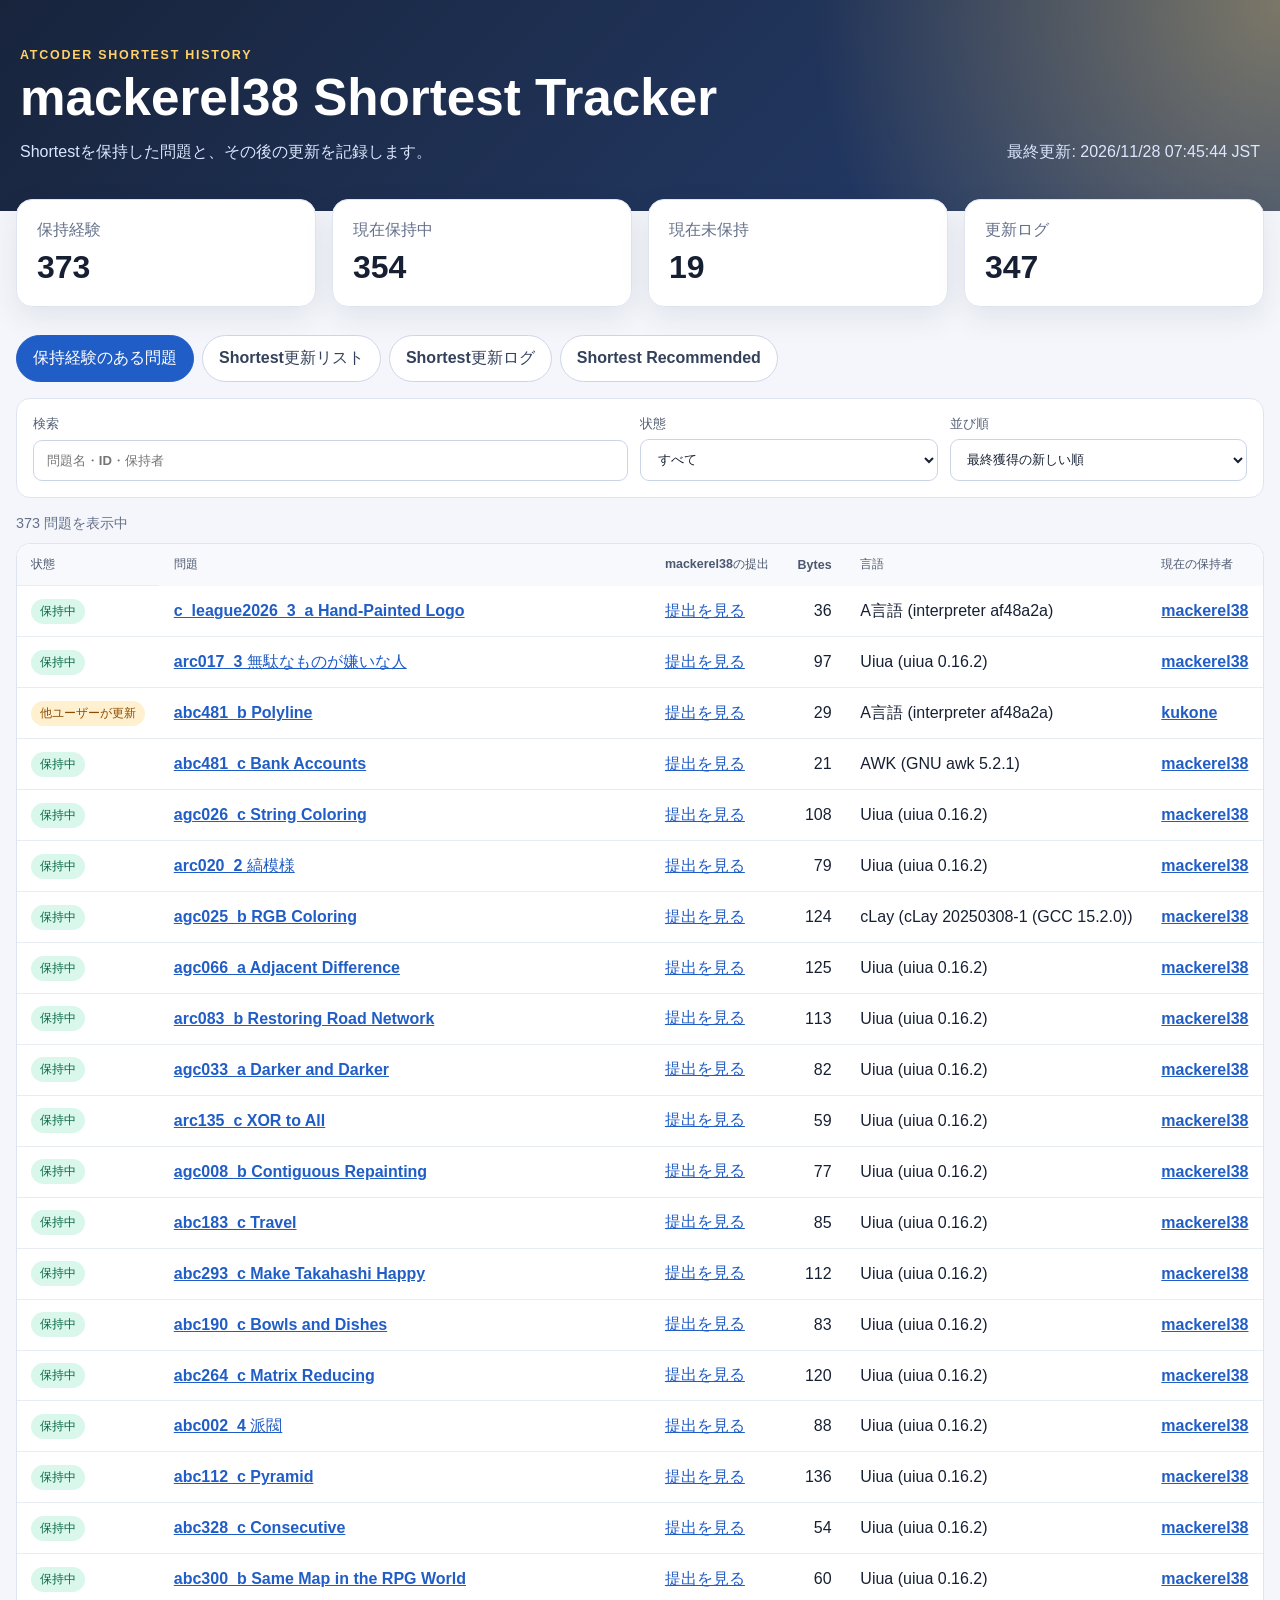
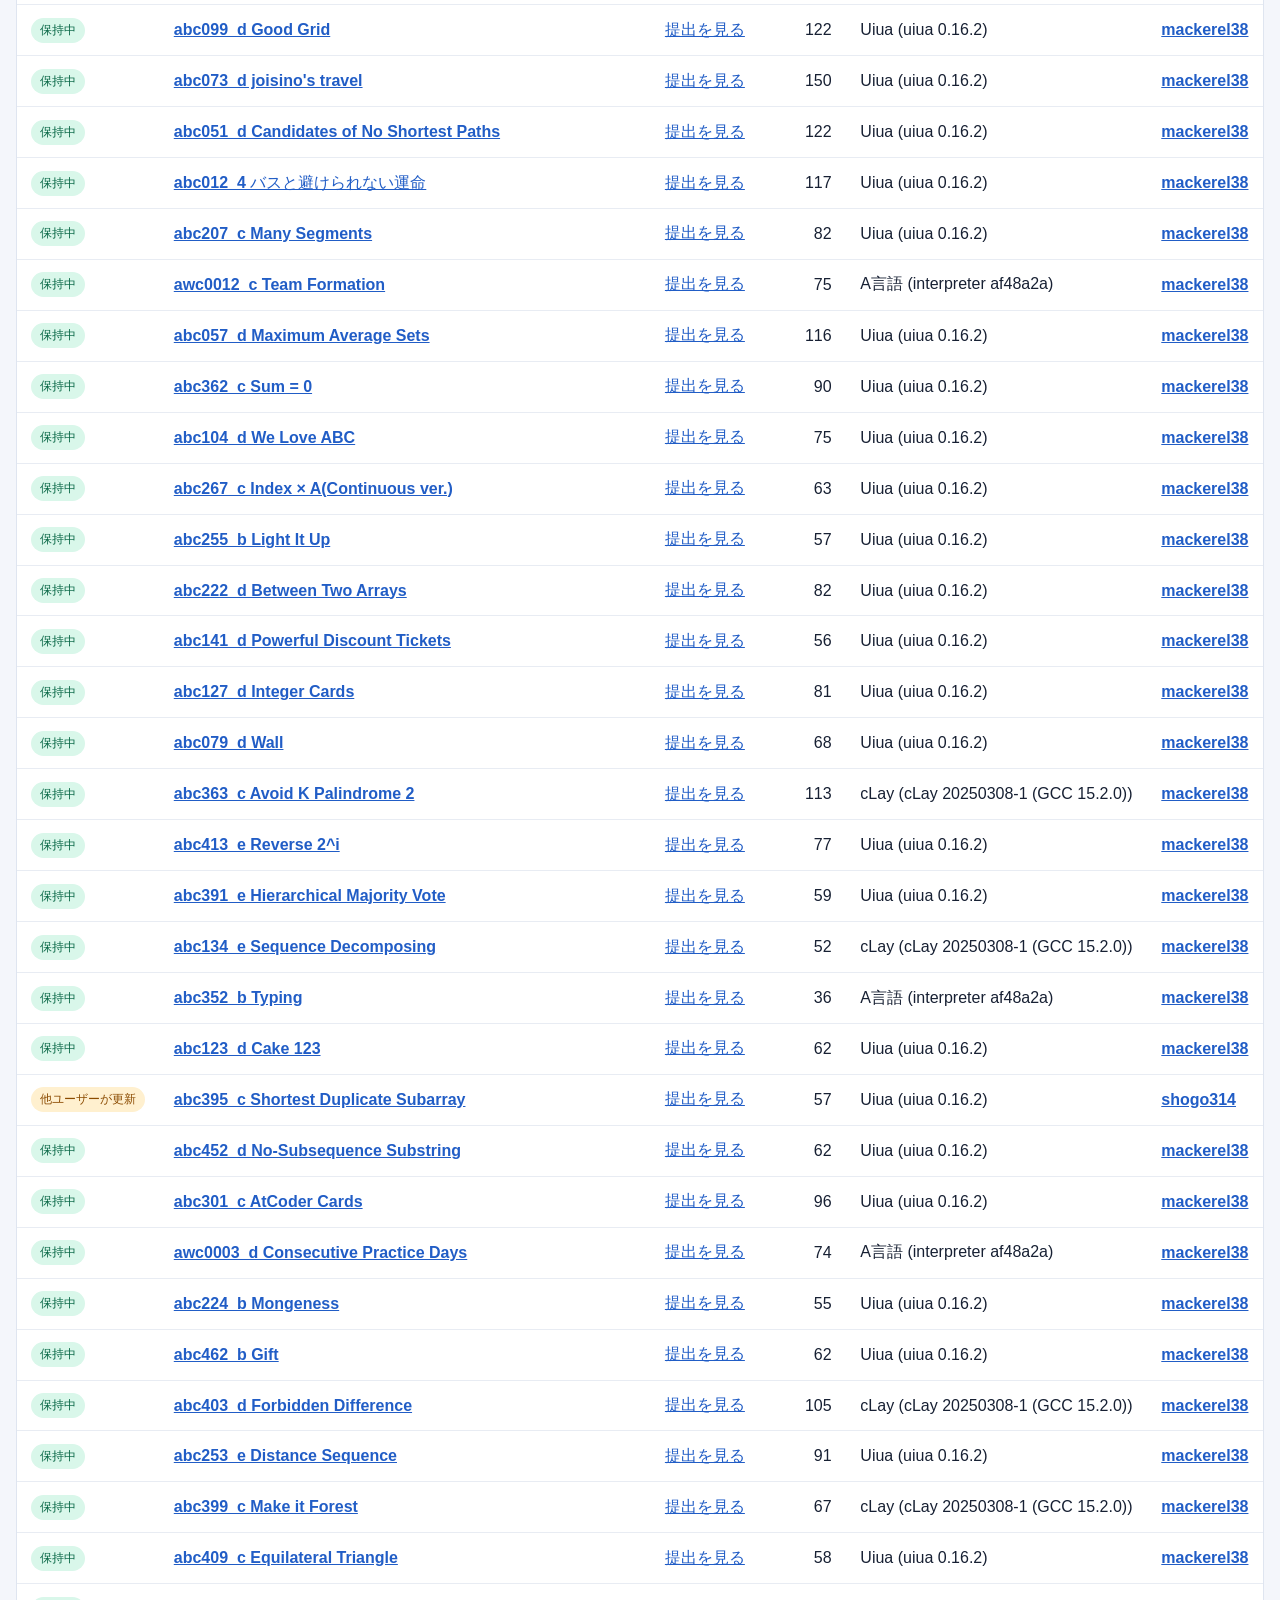
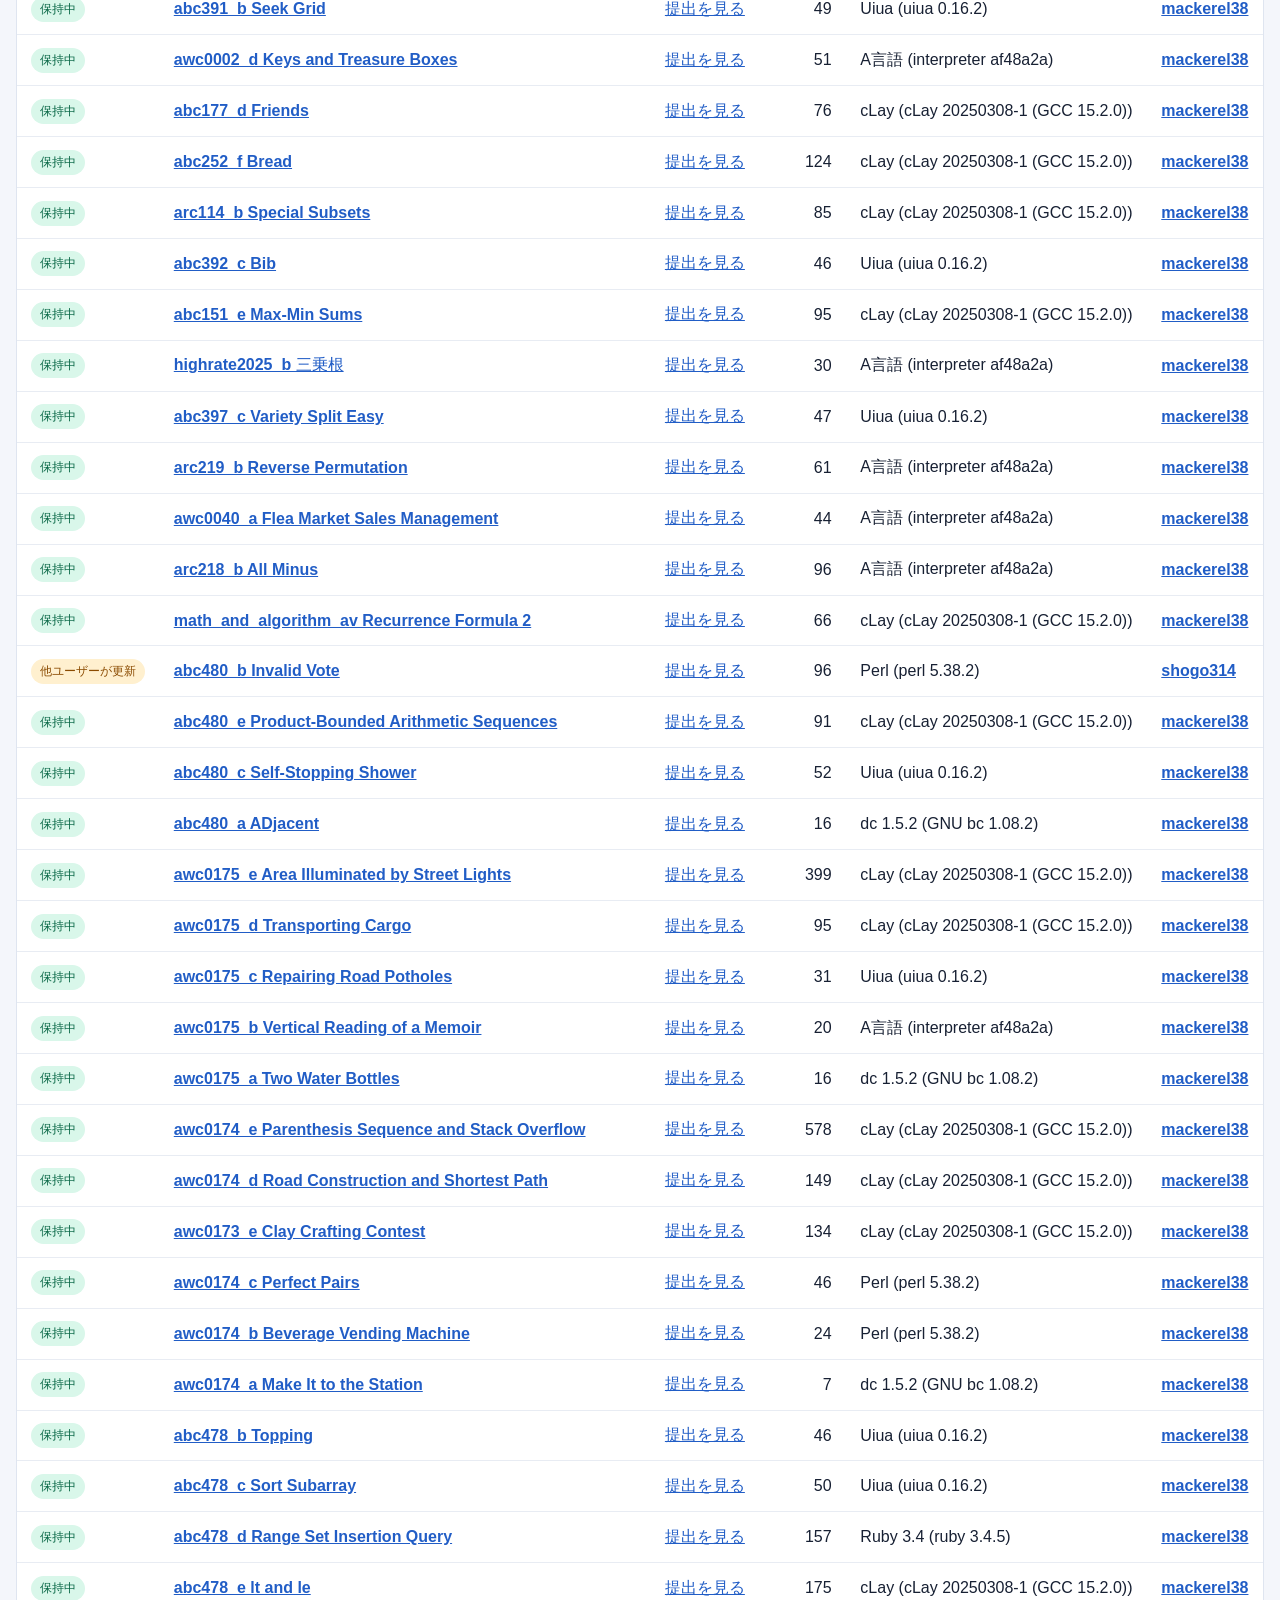
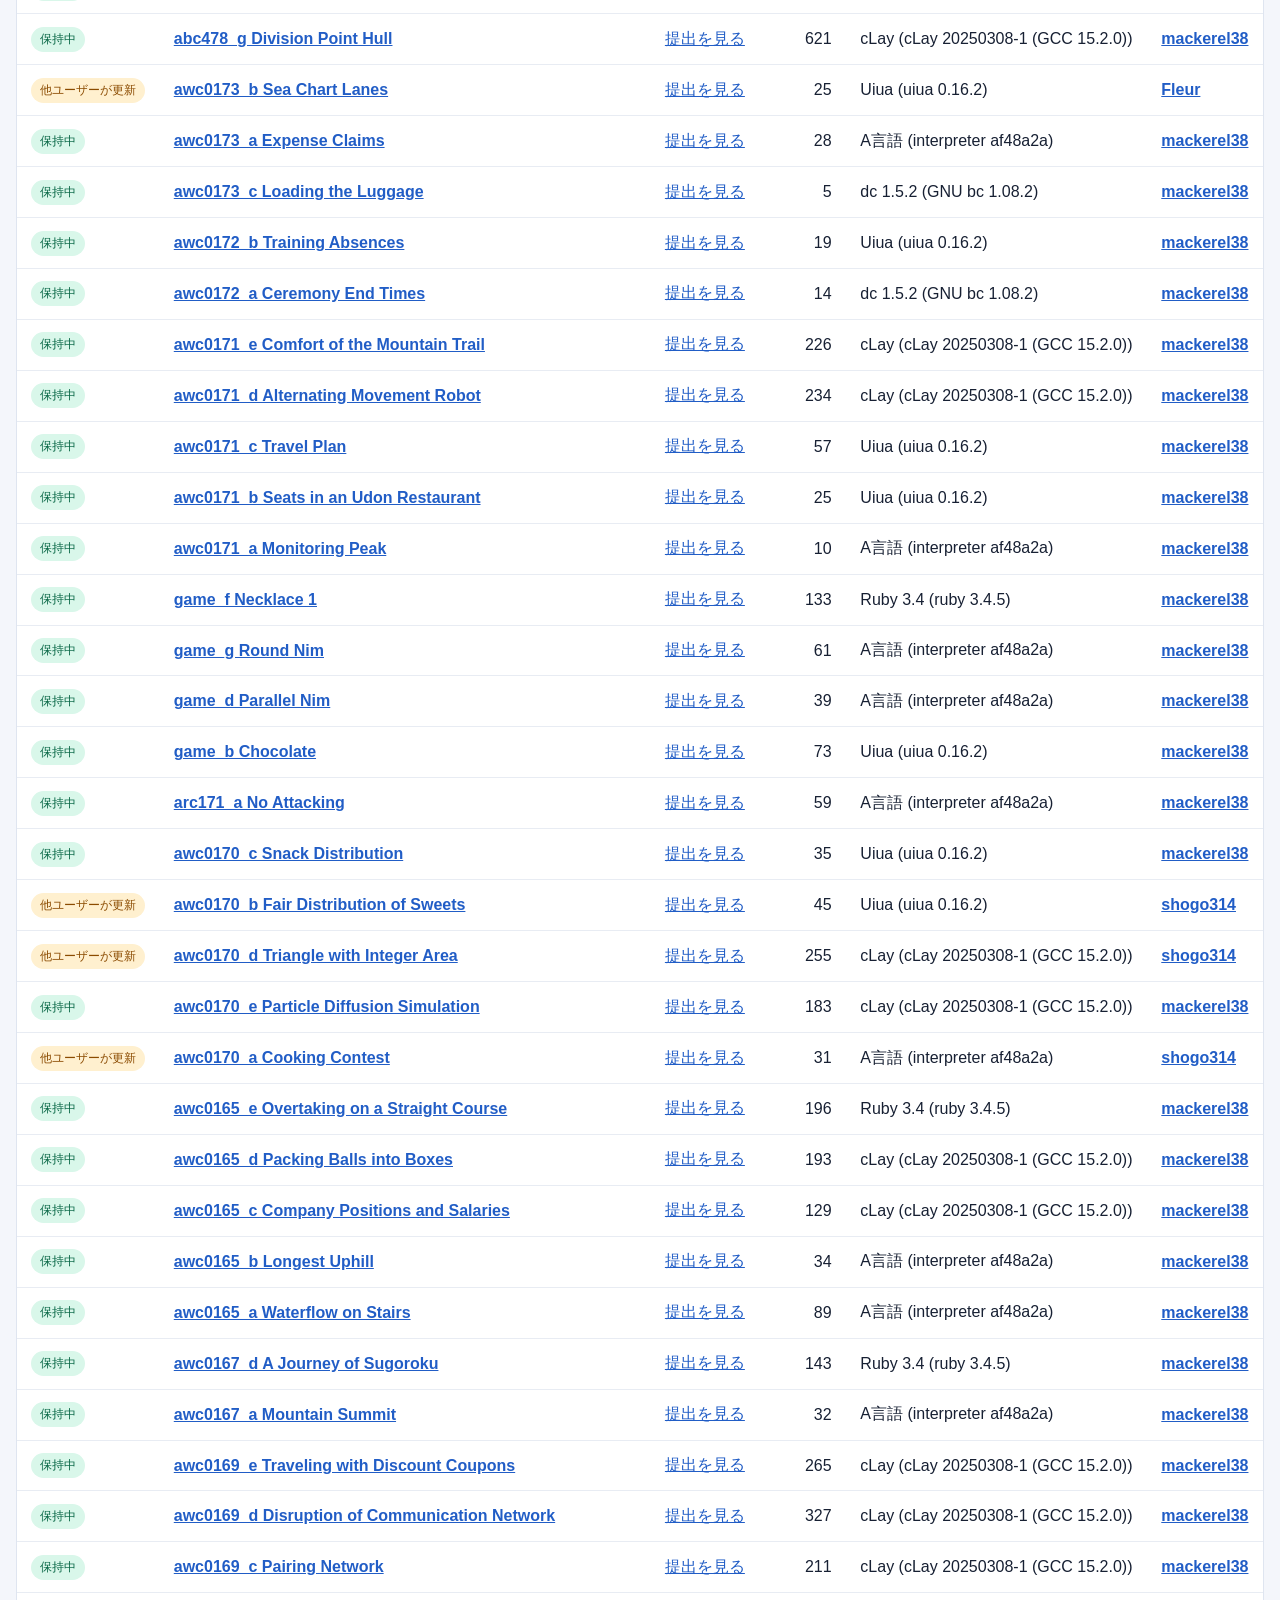
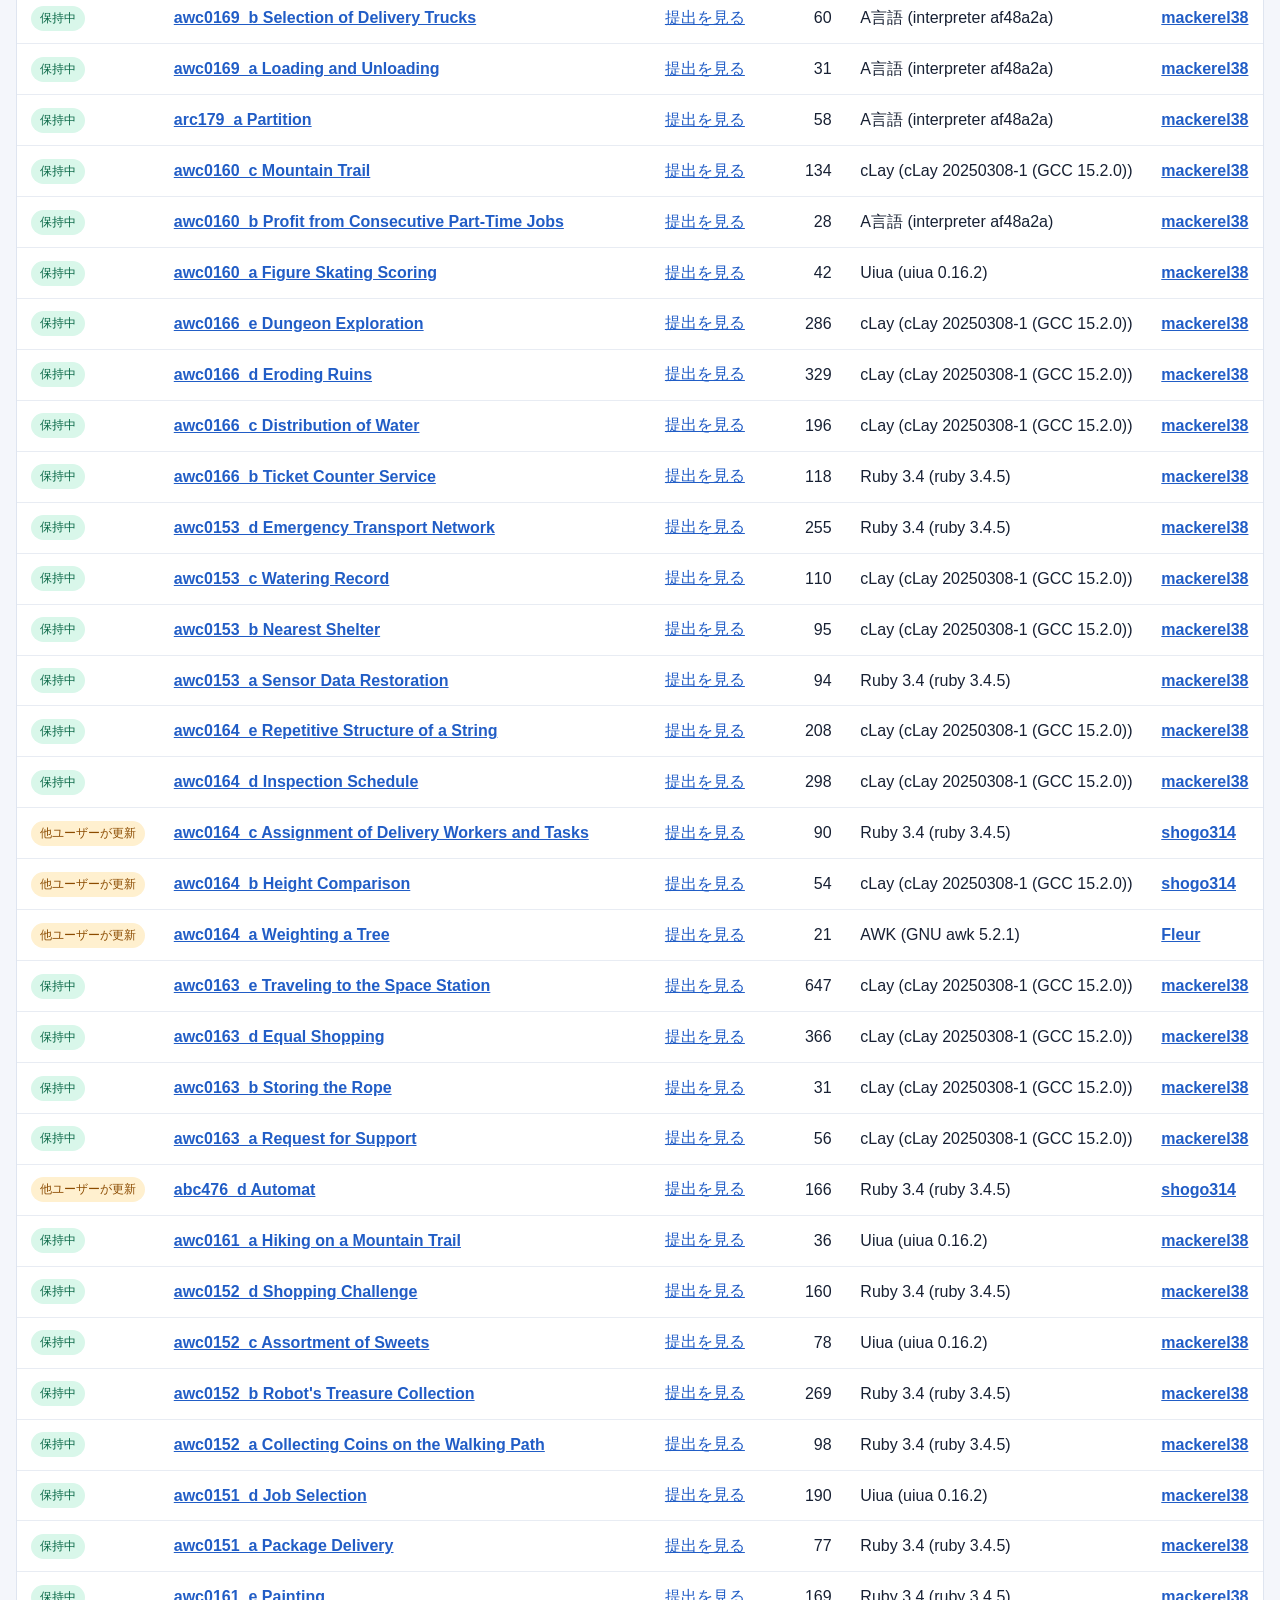
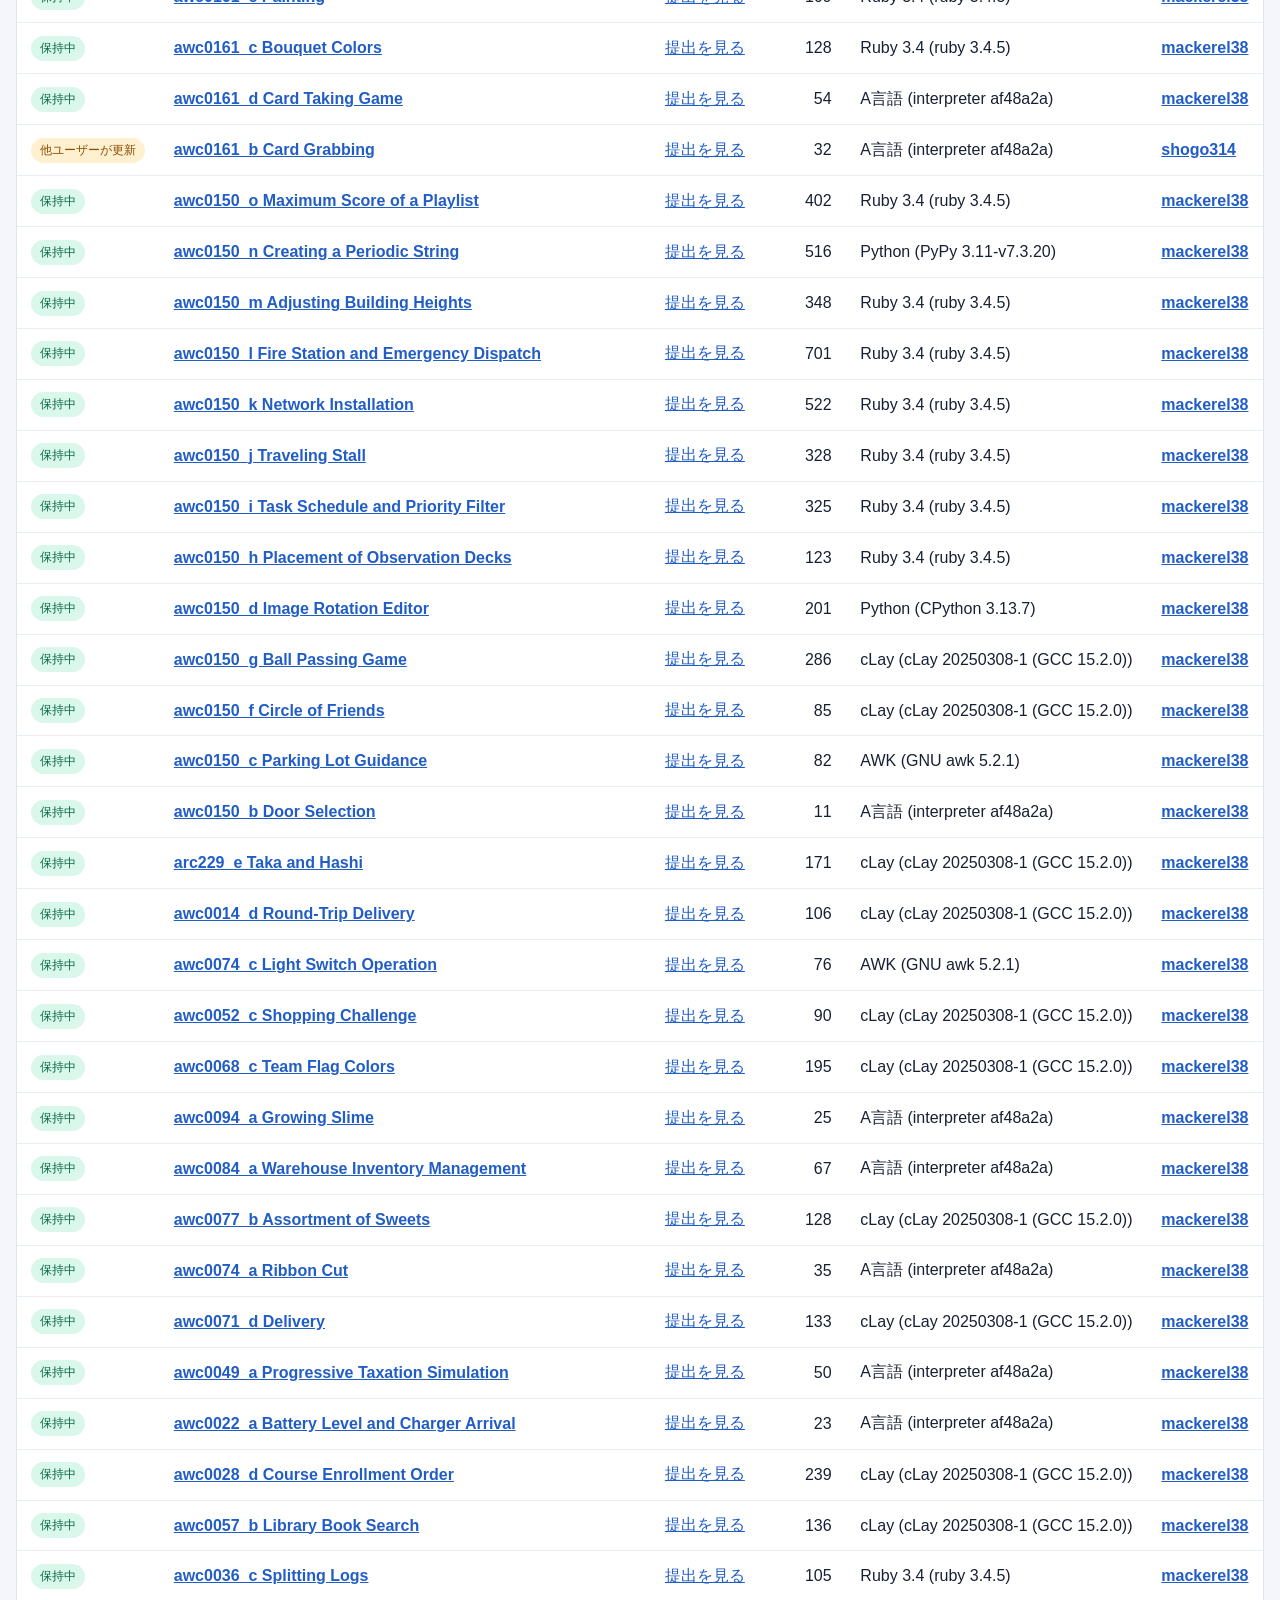
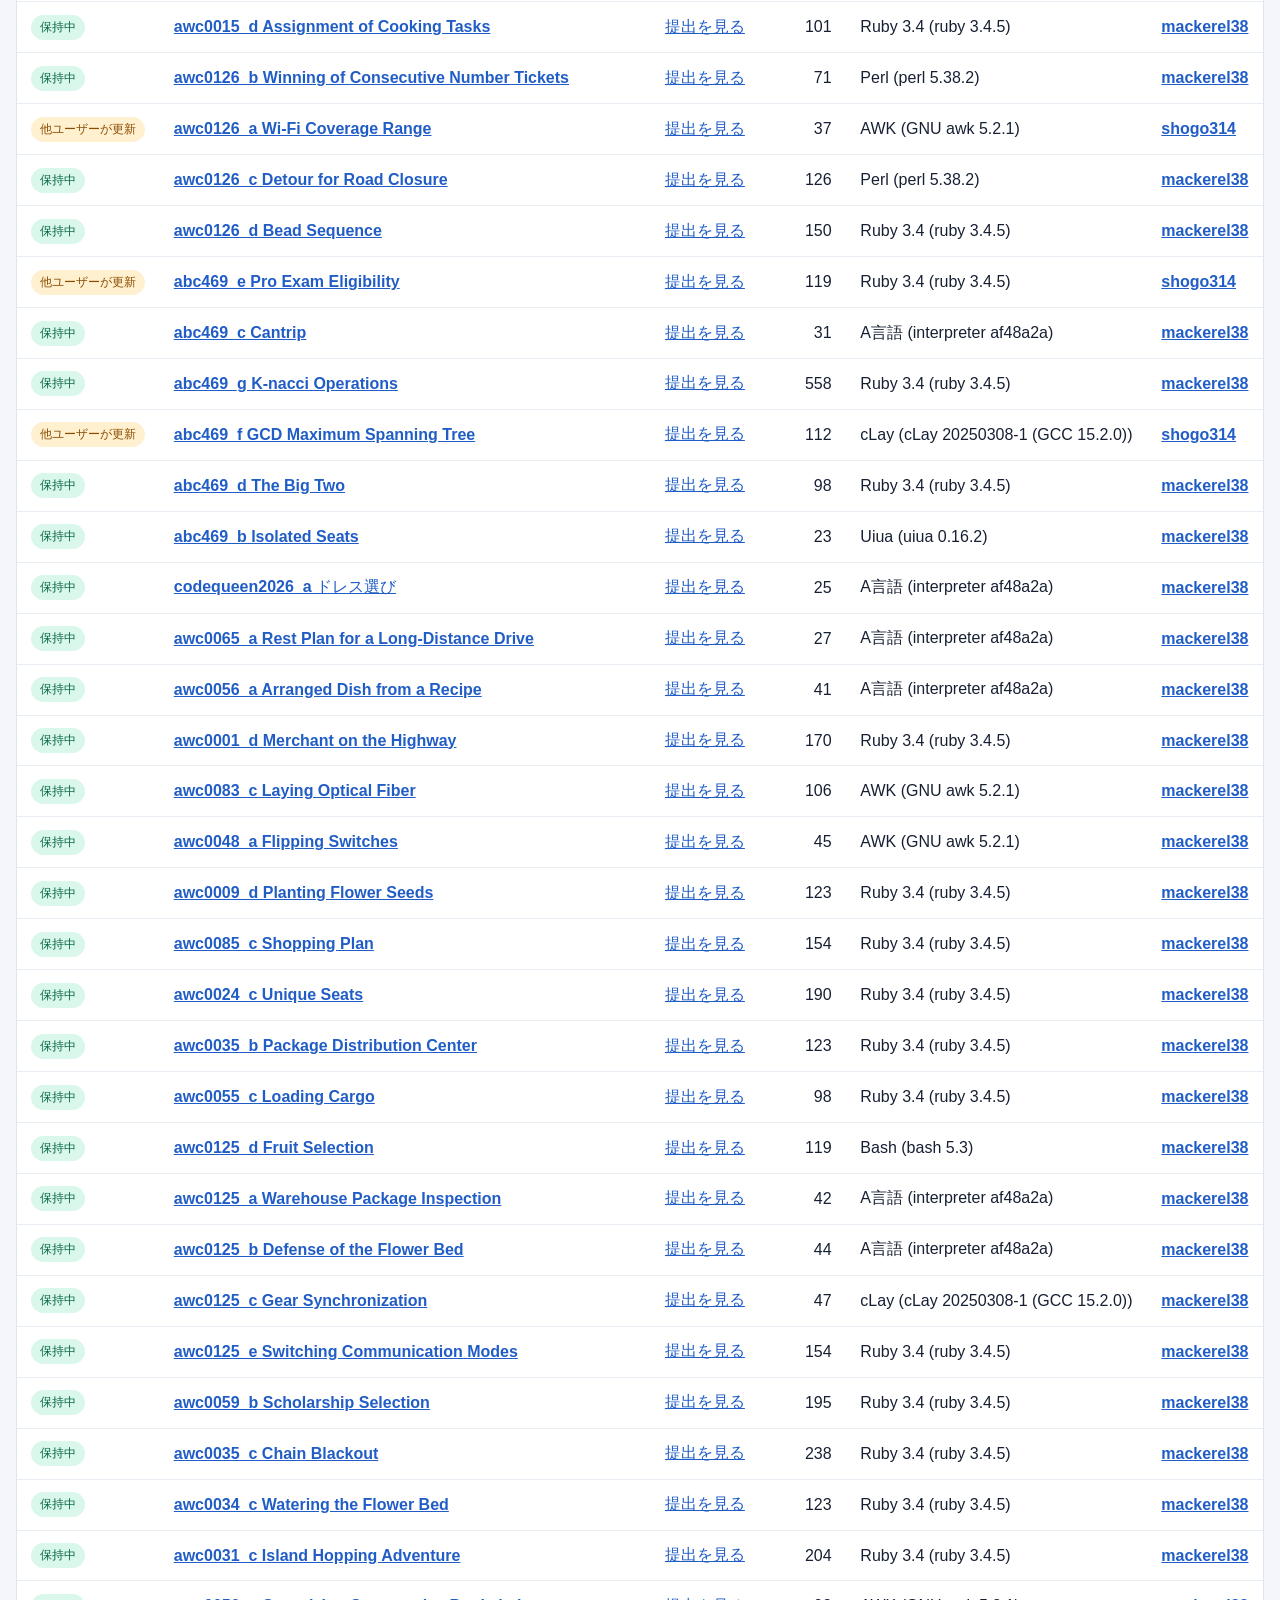
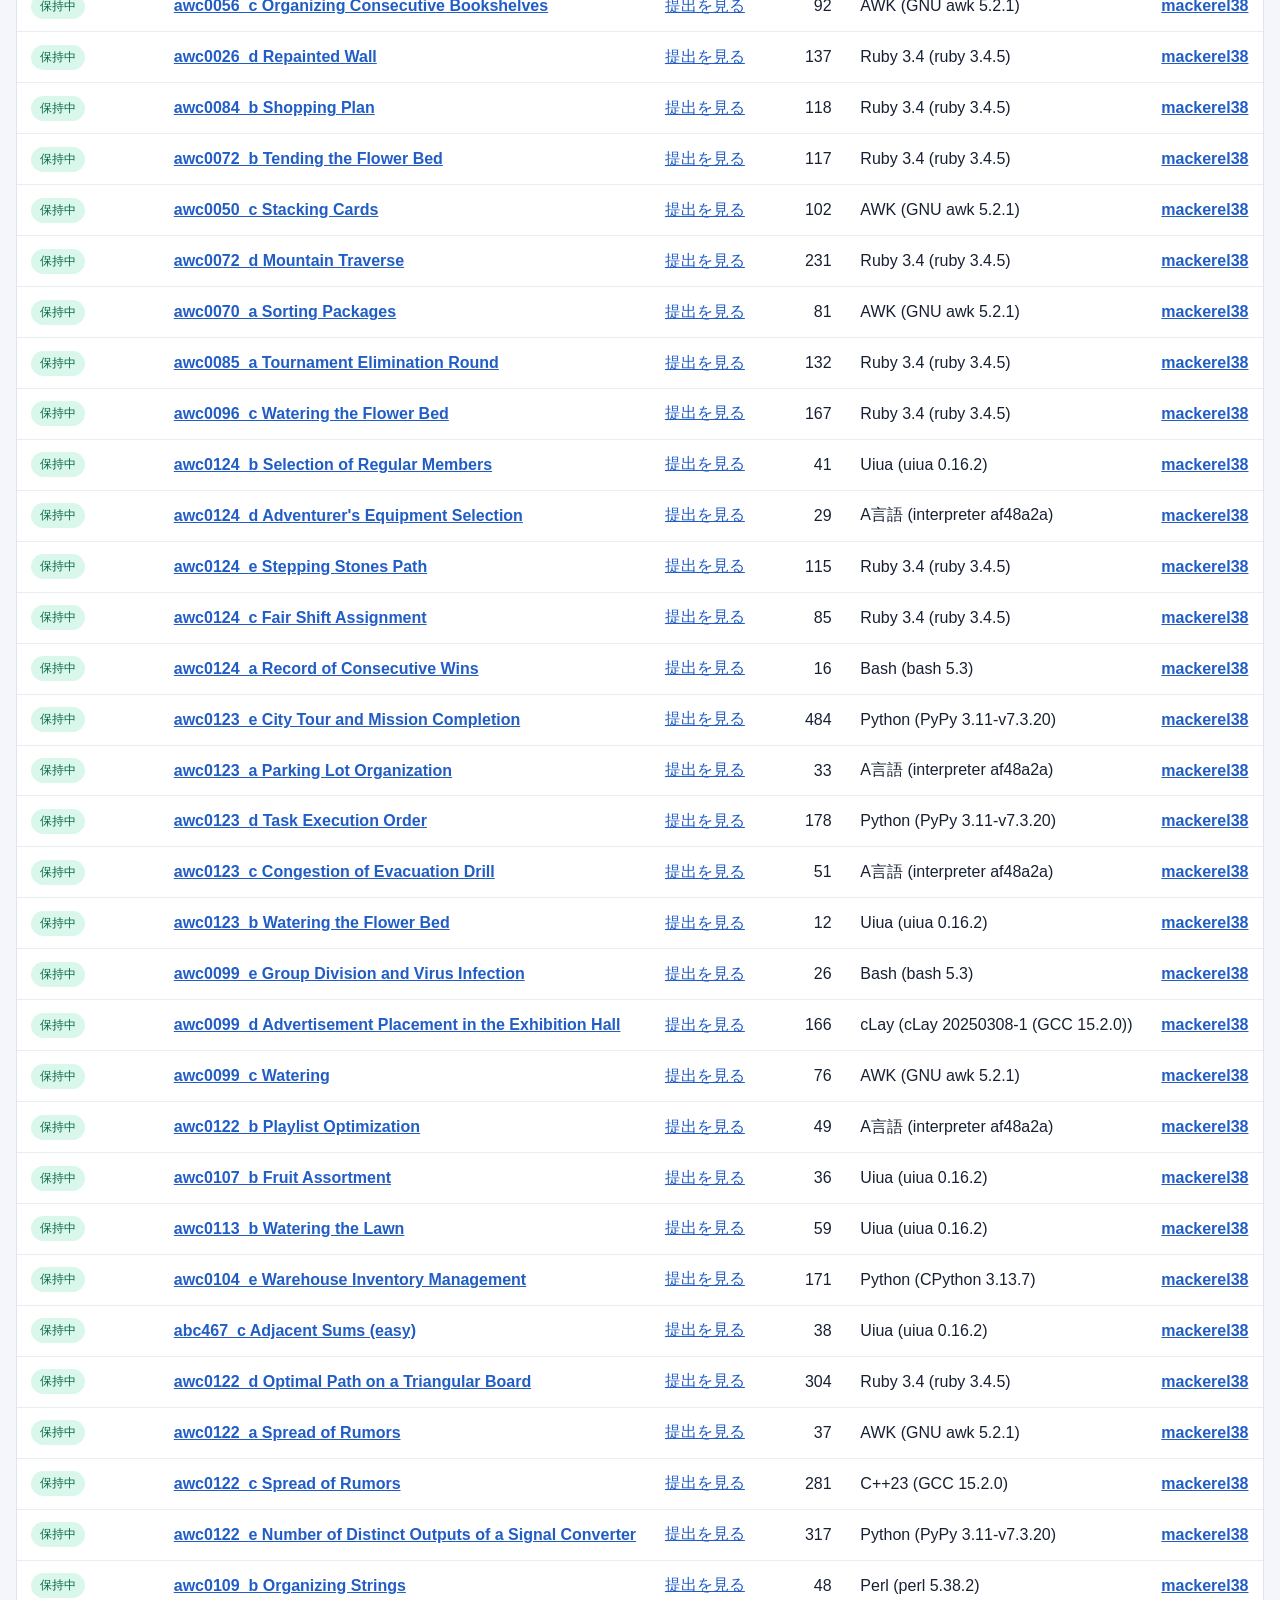
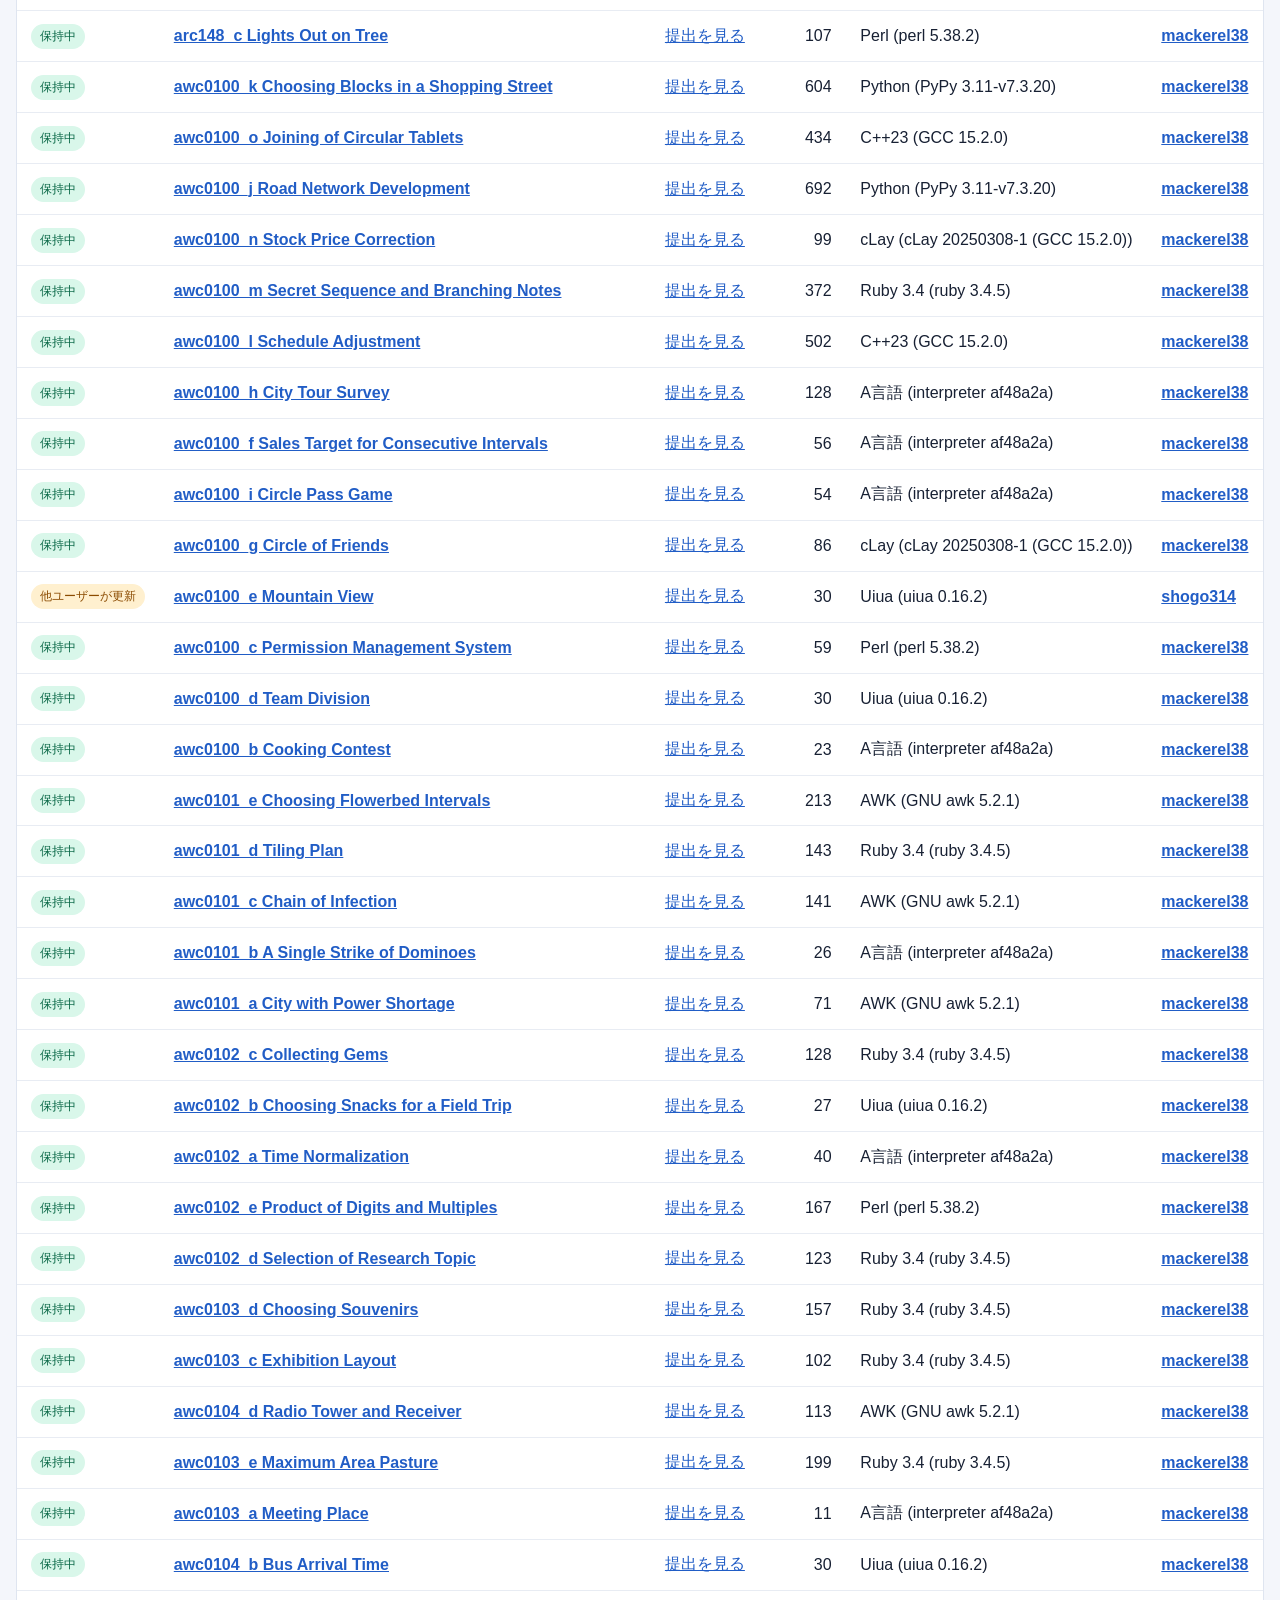
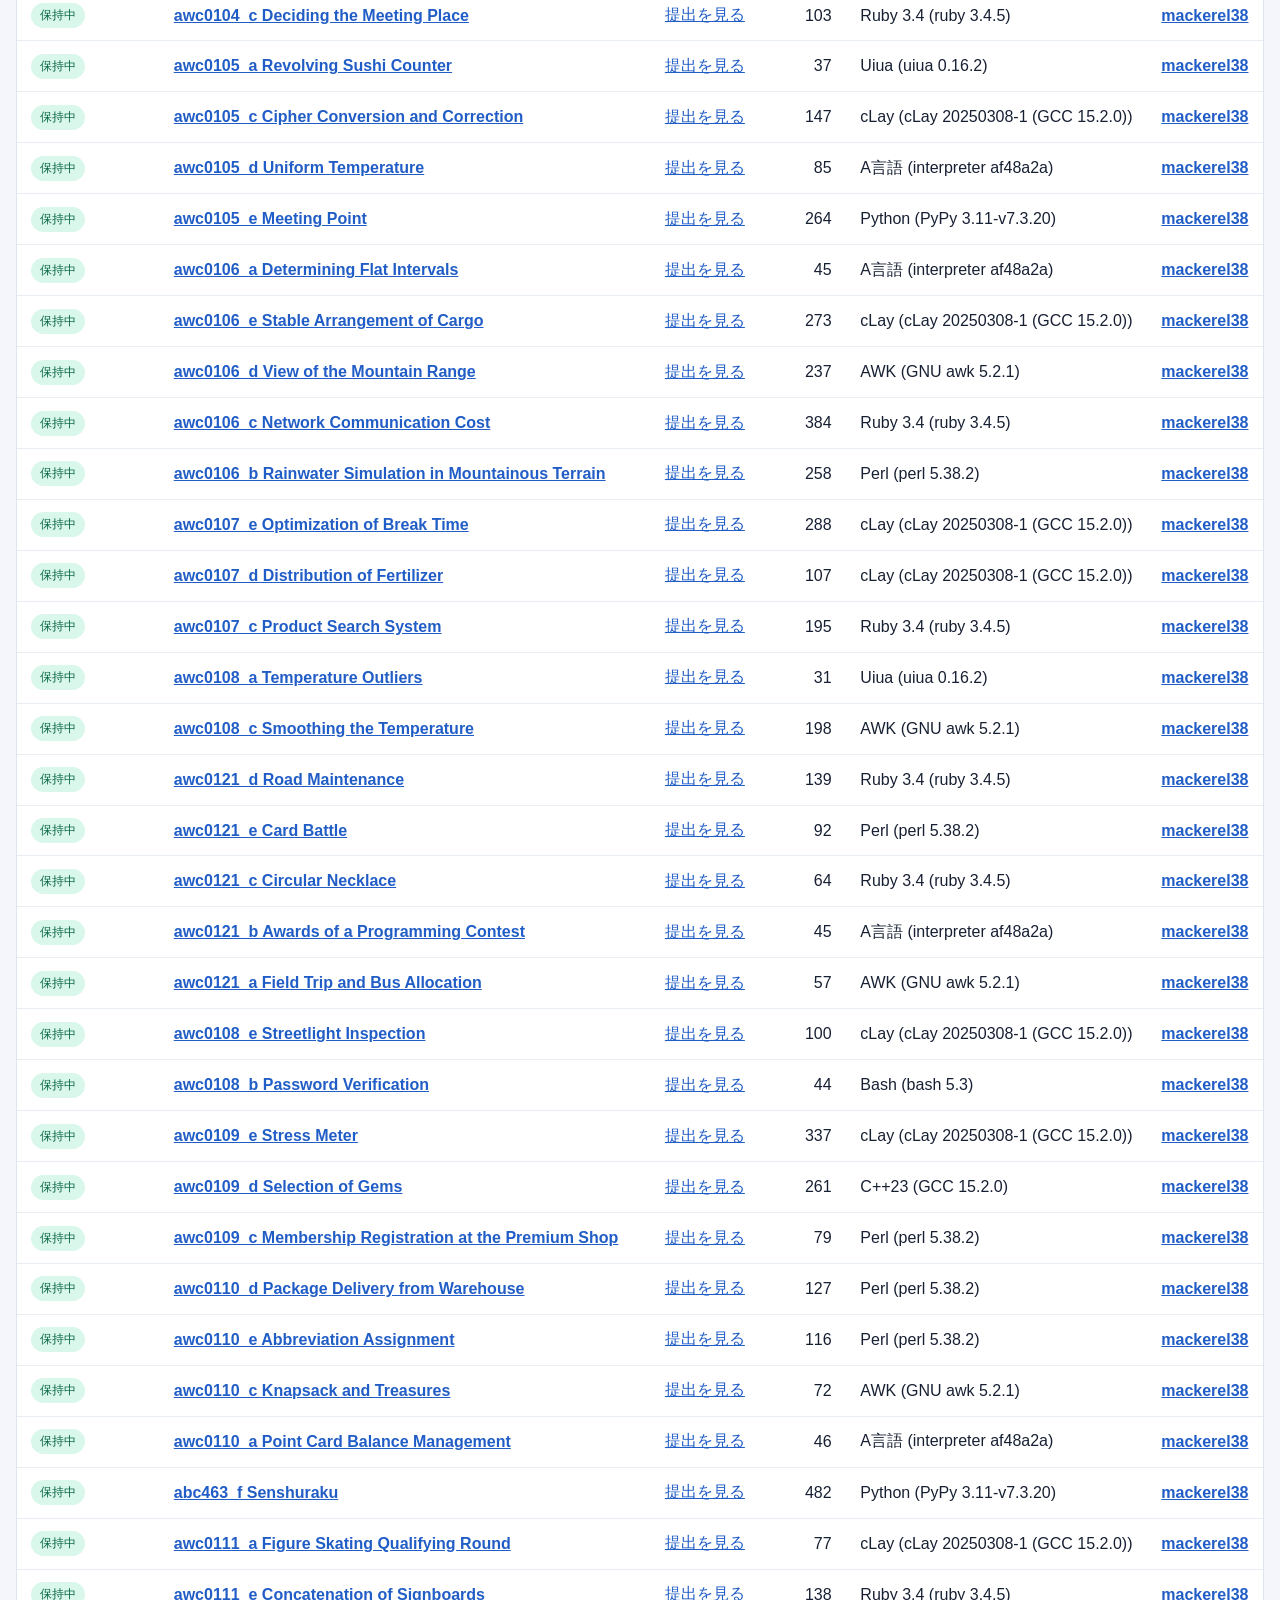
<file: docs/index.html>
<!doctype html>
<html lang="ja">
<head>
  <meta charset="utf-8">
  <meta name="viewport" content="width=device-width, initial-scale=1">
  <meta name="color-scheme" content="light dark">
  <title>mackerel38 Shortest Tracker</title>
  <link rel="stylesheet" href="style.css">
  <script src="app.js" defer></script>
</head>
<body>
  <header class="hero">
    <div>
      <p class="eyebrow">AtCoder Shortest history</p>
      <h1>mackerel38 Shortest Tracker</h1>
      <p class="subtitle">
        Shortestを保持した問題と、その後の更新を記録します。
      </p>
    </div>
    <p id="updated" class="updated">データを読み込み中...</p>
  </header>

  <main>
    <section id="summary" class="summary" aria-label="集計"></section>

    <nav class="tabs" aria-label="表示切替">
      <button class="tab active" data-tab="problems" type="button">
        保持経験のある問題
      </button>
      <button class="tab" data-tab="active-updates" type="button">
        Shortest更新リスト
      </button>
      <button class="tab" data-tab="update-log" type="button">
        Shortest更新ログ
      </button>
      <button class="tab" data-tab="recommended" type="button">
        Shortest Recommended
      </button>
    </nav>

    <section id="problems-panel" class="panel active">
      <div class="controls">
        <label>
          <span>検索</span>
          <input id="search" type="search" placeholder="問題名・ID・保持者">
        </label>
        <label>
          <span>状態</span>
          <select id="status-filter">
            <option value="all">すべて</option>
            <option value="holding">現在保持中</option>
            <option value="updated">他ユーザーが更新</option>
          </select>
        </label>
        <label>
          <span>並び順</span>
          <select id="sort">
            <option value="acquired-desc">最終獲得の新しい順</option>
            <option value="bytes-asc">mackerel38のBytesが小さい順</option>
            <option value="problem-asc">問題ID順</option>
          </select>
        </label>
      </div>

      <p id="problem-count" class="result-count"></p>

      <div class="table-wrap">
        <table>
          <thead>
            <tr>
              <th>状態</th>
              <th>問題</th>
              <th>mackerel38の提出</th>
              <th>Bytes</th>
              <th>言語</th>
              <th>現在の保持者</th>
              <th>現在のBytes</th>
              <th>現在の言語</th>
            </tr>
          </thead>
          <tbody id="problems-body"></tbody>
        </table>
      </div>
    </section>

    <section id="active-updates-panel" class="panel">
      <p id="active-update-count" class="result-count"></p>

      <div class="table-wrap">
        <table>
          <thead>
            <tr>
              <th>更新日時</th>
              <th>問題</th>
              <th>現在の保持者</th>
              <th>mackerel38</th>
              <th>現在</th>
              <th>更新Bytes</th>
              <th>現在の言語</th>
              <th>提出</th>
            </tr>
          </thead>
          <tbody id="active-updates-body"></tbody>
        </table>
      </div>
    </section>

    <section id="update-log-panel" class="panel">
      <p id="update-log-count" class="result-count"></p>

      <div class="table-wrap">
        <table class="update-log-table">
          <thead>
            <tr>
              <th>問題 / 更新Bytes</th>
              <th>提出日時</th>
              <th>ユーザー</th>
              <th>言語</th>
              <th>Bytes</th>
              <th>提出</th>
            </tr>
          </thead>
          <tbody id="update-log-body"></tbody>
        </table>
      </div>
    </section>

    <section id="recommended-panel" class="panel">
      <div class="recommendation-heading">
        <div>
          <h2>Shortest Recommended</h2>
          <p>
            mackerel38の提出言語がC++だけで、現在のShortestが
            APL・A言語・cLay・dc・Ruby・Perl・AWK・Octave・Bash
            ではない問題から選んでいます。
          </p>
        </div>
        <button id="shuffle-recommendations" type="button">
          表示順をシャッフル
        </button>
      </div>

      <p id="recommendation-count" class="result-count"></p>

      <div class="table-wrap">
        <table>
          <thead>
            <tr>
              <th>問題</th>
              <th>現在の保持者</th>
              <th>現在の言語</th>
              <th>現在のBytes</th>
              <th>提出</th>
            </tr>
          </thead>
          <tbody id="recommendations-body"></tbody>
        </table>
      </div>
    </section>

    <section class="notes">
      <h2>記録について</h2>
      <ul id="notes"></ul>
    </section>
  </main>
</body>
</html>
</file>
<file: docs/style.css>
:root {
  font-family:
    Inter, "Noto Sans JP", "Yu Gothic UI", "Yu Gothic", Meiryo, sans-serif;
  color: #172033;
  background: #f4f6fb;
  font-synthesis: none;
}

* {
  box-sizing: border-box;
}

body {
  margin: 0;
  min-width: 320px;
}

a {
  color: #215dc6;
}

a:hover {
  text-decoration-thickness: 2px;
}

button,
input,
select {
  font: inherit;
}

.hero {
  display: flex;
  align-items: end;
  justify-content: space-between;
  gap: 2rem;
  padding: 3rem max(1.25rem, calc((100vw - 1500px) / 2));
  color: white;
  background:
    radial-gradient(circle at top right, rgba(255, 209, 102, 0.4), transparent 36%),
    linear-gradient(135deg, #18243c, #263f70);
}

.eyebrow {
  margin: 0 0 0.5rem;
  color: #ffd166;
  font-size: 0.78rem;
  font-weight: 800;
  letter-spacing: 0.14em;
  text-transform: uppercase;
}

h1 {
  margin: 0;
  font-size: clamp(1.9rem, 4vw, 3.5rem);
  line-height: 1.1;
}

.subtitle {
  margin: 1rem 0 0;
  color: #dce7ff;
}

.updated {
  margin: 0;
  color: #dce7ff;
  white-space: nowrap;
}

main {
  width: min(1500px, calc(100% - 2rem));
  margin: 0 auto;
  padding: 1.5rem 0 4rem;
}

.summary {
  display: grid;
  grid-template-columns: repeat(4, minmax(0, 1fr));
  gap: 1rem;
  margin-top: -2.3rem;
}

.summary-card {
  padding: 1.25rem;
  border: 1px solid #dfe5f0;
  border-radius: 16px;
  background: white;
  box-shadow: 0 10px 30px rgba(31, 46, 78, 0.09);
}

.summary-card p {
  margin: 0;
  color: #65718a;
  font-weight: 700;
}

.summary-card strong {
  display: block;
  margin-top: 0.5rem;
  font-size: 2rem;
}

.tabs {
  display: flex;
  flex-wrap: wrap;
  gap: 0.5rem;
  margin: 1.75rem 0 1rem;
}

.tab {
  padding: 0.75rem 1rem;
  border: 1px solid #ccd5e6;
  border-radius: 999px;
  background: white;
  color: #34415b;
  font-weight: 800;
  cursor: pointer;
}

.tab.active {
  border-color: #215dc6;
  background: #215dc6;
  color: white;
}

.panel {
  display: none;
}

.panel.active {
  display: block;
}

.controls {
  display: grid;
  grid-template-columns: minmax(260px, 2fr) repeat(2, minmax(170px, 1fr));
  gap: 0.75rem;
  padding: 1rem;
  border: 1px solid #dfe5f0;
  border-radius: 14px;
  background: white;
}

.controls label {
  display: grid;
  gap: 0.4rem;
  color: #556178;
  font-size: 0.82rem;
  font-weight: 800;
}

input,
select {
  width: 100%;
  padding: 0.72rem 0.8rem;
  border: 1px solid #cbd4e4;
  border-radius: 9px;
  background: white;
  color: #172033;
}

.result-count {
  margin: 1rem 0 0.6rem;
  color: #65718a;
  font-size: 0.9rem;
}

.table-wrap {
  overflow-x: auto;
  border: 1px solid #dfe5f0;
  border-radius: 14px;
  background: white;
}

table {
  width: 100%;
  border-collapse: collapse;
  white-space: nowrap;
}

th,
td {
  padding: 0.78rem 0.9rem;
  border-bottom: 1px solid #e8ecf3;
  text-align: left;
}

th {
  position: sticky;
  top: 0;
  z-index: 1;
  background: #f8f9fc;
  color: #4c5870;
  font-size: 0.78rem;
}

tbody tr:hover {
  background: #f7f9fd;
}

.number {
  text-align: right;
  font-variant-numeric: tabular-nums;
}

.problem-link,
.user-link {
  font-weight: 700;
}

.status {
  display: inline-flex;
  padding: 0.25rem 0.55rem;
  border-radius: 999px;
  font-size: 0.75rem;
  font-weight: 900;
}

.status.holding {
  color: #0a6847;
  background: #d9f7ea;
}

.status.updated {
  color: #8b4b00;
  background: #fff0cf;
}

.improvement,
.delta {
  color: #0a6847;
  font-weight: 900;
}

.update-log-table .update-before td {
  border-bottom: 0;
  background: rgba(95, 111, 140, 0.04);
}

.update-log-table .update-after td {
  border-bottom-width: 3px;
}

.update-log-table .update-before:hover,
.update-log-table .update-after:hover {
  background: #f7f9fd;
}

.recommendation-heading {
  display: flex;
  align-items: end;
  justify-content: space-between;
  gap: 1rem;
  padding: 1rem 1.25rem;
  border: 1px solid #dfe5f0;
  border-radius: 14px;
  background: white;
}

.recommendation-heading h2 {
  margin: 0;
  font-size: 1.15rem;
}

.recommendation-heading p {
  max-width: 900px;
  margin: 0.55rem 0 0;
  color: #65718a;
  line-height: 1.7;
}

.recommendation-heading button {
  flex: none;
  padding: 0.7rem 0.9rem;
  border: 1px solid #215dc6;
  border-radius: 9px;
  background: white;
  color: #215dc6;
  font-weight: 800;
  cursor: pointer;
}

.notes {
  margin-top: 1.5rem;
  padding: 1rem 1.25rem;
  border: 1px solid #dfe5f0;
  border-radius: 14px;
  background: white;
}

.notes h2 {
  margin: 0;
  font-size: 1rem;
}

.notes ul {
  margin-bottom: 0;
  padding-left: 1.3rem;
  color: #5d6980;
}

@media (prefers-color-scheme: dark) {
  :root {
    color: #e7ebf4;
    background: #101621;
  }

  .summary-card,
  .controls,
  .table-wrap,
  .notes,
  .tab,
  input,
  select,
  .recommendation-heading,
  .recommendation-heading button {
    border-color: #303b50;
    background: #192131;
    color: #e7ebf4;
  }

  th {
    background: #20293a;
    color: #bfc8da;
  }

  th,
  td {
    border-bottom-color: #30394b;
  }

  tbody tr:hover,
  .update-log-table .update-before:hover,
  .update-log-table .update-after:hover {
    background: #202a3d;
  }

  .update-log-table .update-before td {
    background: rgba(255, 255, 255, 0.025);
  }

  .summary-card p,
  .result-count,
  .controls label,
  .notes ul,
  .recommendation-heading p {
    color: #aeb8ca;
  }
}

@media (max-width: 850px) {
  .hero,
  .recommendation-heading {
    align-items: start;
    flex-direction: column;
  }

  .updated {
    white-space: normal;
  }

  .summary {
    grid-template-columns: repeat(2, minmax(0, 1fr));
  }

  .controls {
    grid-template-columns: 1fr;
  }
}
</file>
